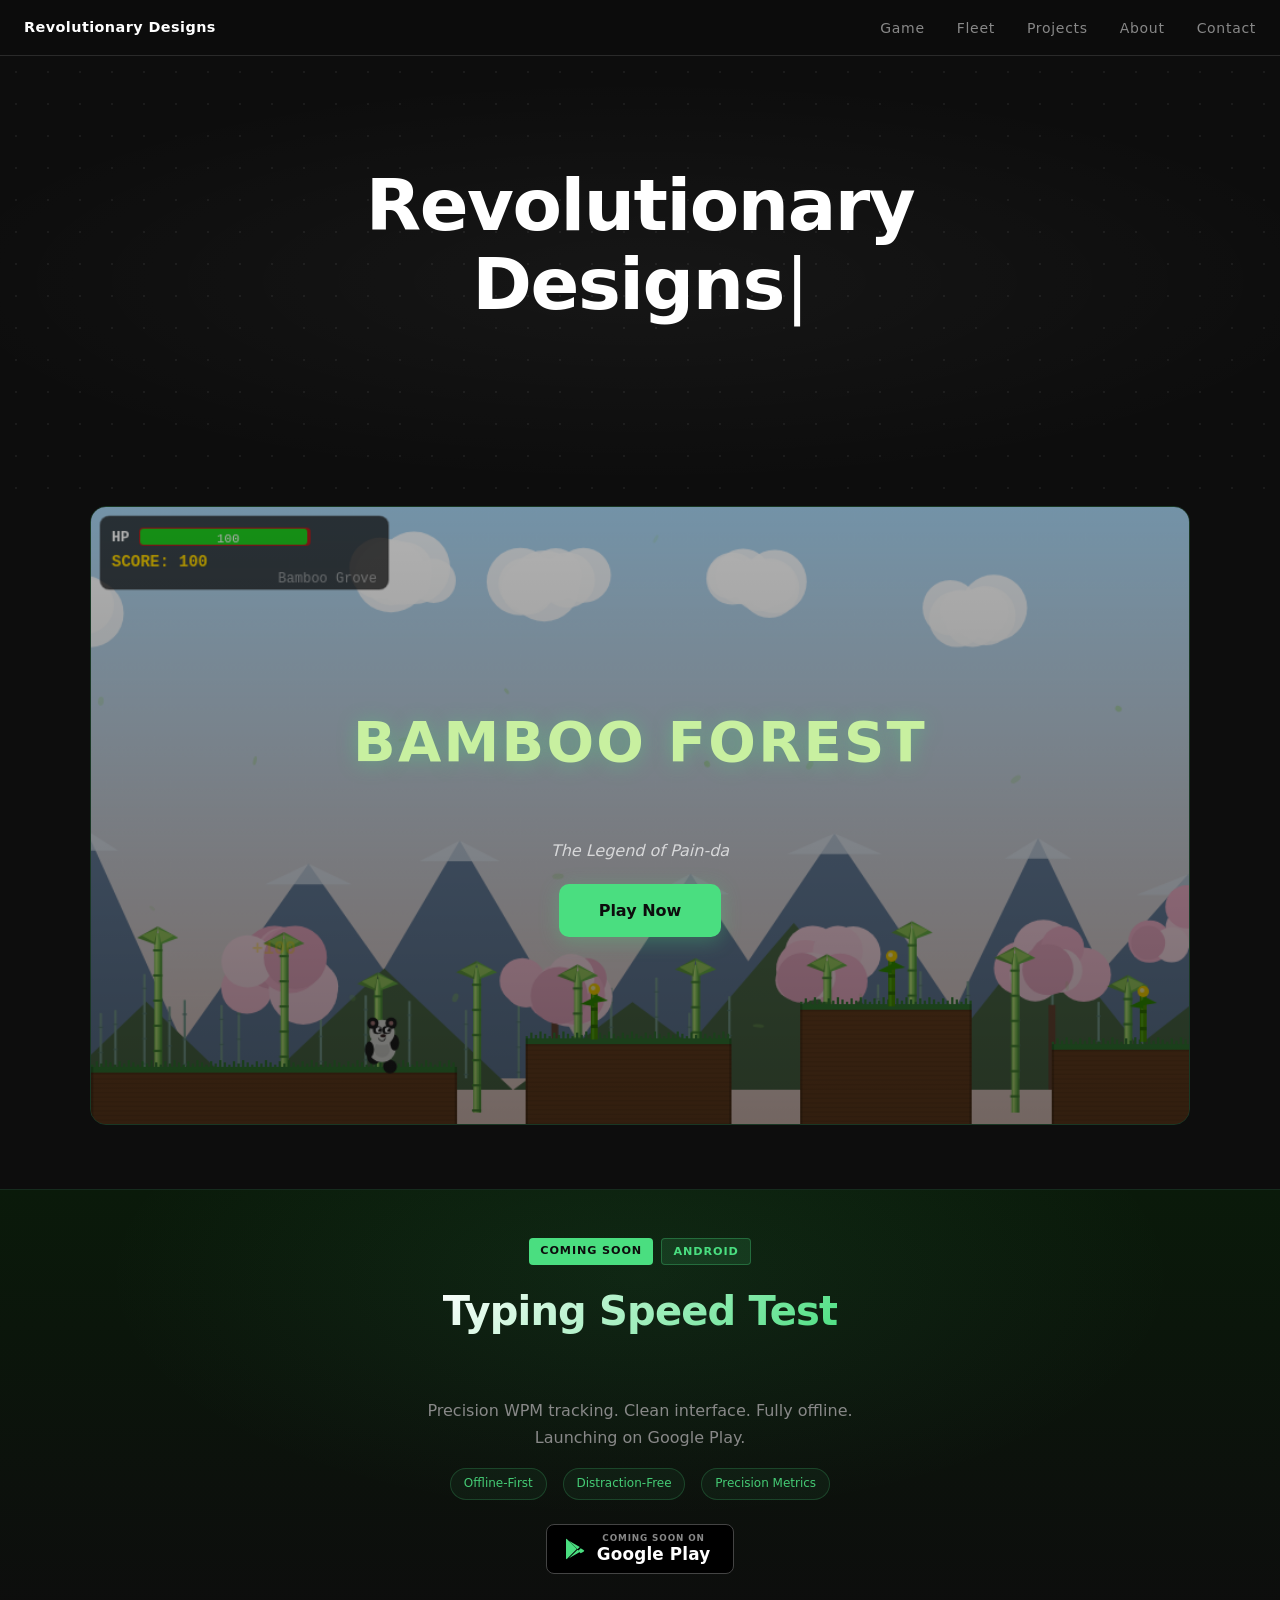
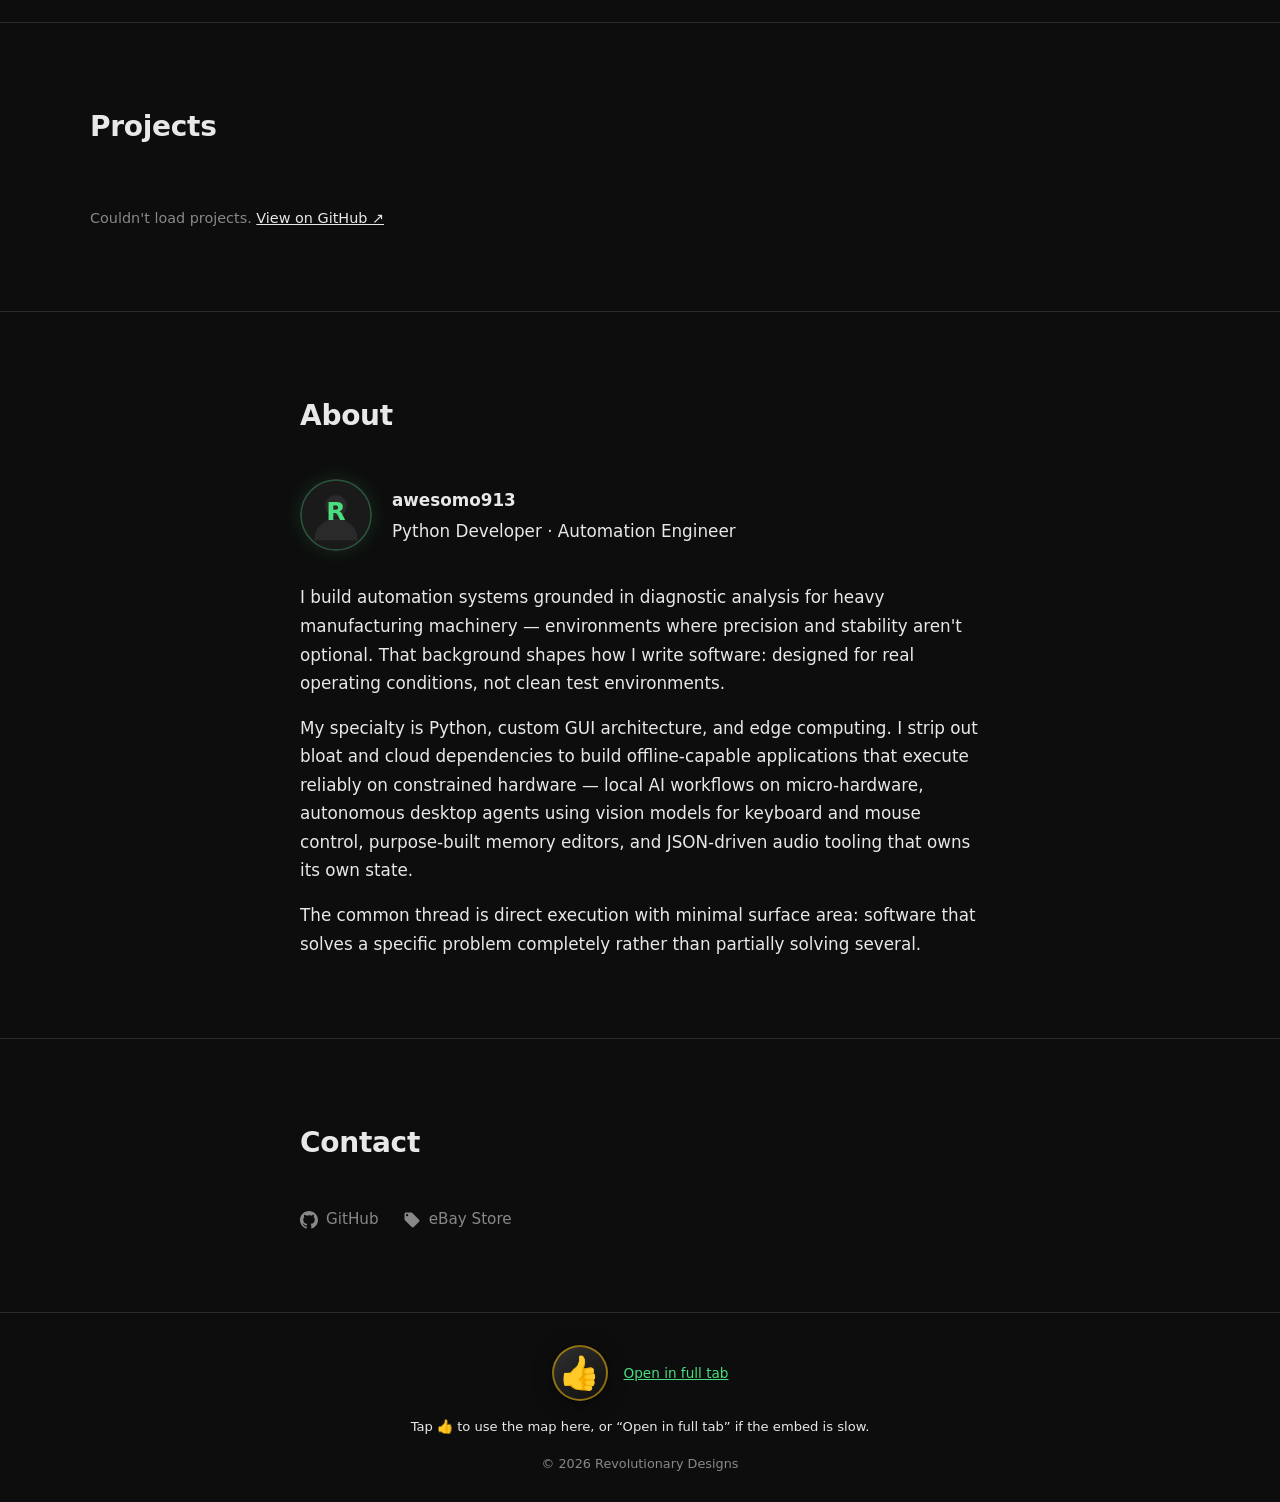
<file: site/index.html>
<!DOCTYPE html>
<html lang="en">
<head>
  <meta charset="UTF-8">
  <meta name="viewport" content="width=device-width, initial-scale=1.0">
  <meta name="description" content="Revolutionary Designs — games, tools, and experiments by awesomo913.">
  <title>Revolutionary Designs</title>
  <link rel="icon" type="image/png" href="favicon.png">
  <link rel="stylesheet" href="styles.css">
</head>
<body>

  <!-- ═══ NAV ═══ -->
  <nav id="nav">
    <span class="nav-brand">Revolutionary Designs</span>
    <ul class="nav-links">
      <li><a href="#bamboo-game">Game</a></li>
      <li><a href="#fleet-embed">Fleet</a></li>
      <li><a href="#projects">Projects</a></li>
      <li><a href="#about">About</a></li>
      <li><a href="#contact">Contact</a></li>
    </ul>
  </nav>

  <!-- ═══ HERO ═══ -->
  <section id="hero">
    <div class="hero-inner">
      <h1>
        <span id="hero-line1"></span><br>
        <span id="hero-line2"></span><span class="cursor-blink" id="hero-cursor">|</span>
      </h1>
      <p class="tagline hero-reveal">Games, tools, and experiments.</p>
    </div>
  </section>

  <!-- ═══ BAMBOO FOREST SHOWCASE ═══ -->
  <section id="bamboo-game">
    <div class="section-inner">
      <div class="bamboo-box">
        <div class="bamboo-video-bg">
          <div class="bamboo-canvas-fallback" id="bamboo-fallback"></div>
        </div>
        <div class="bamboo-overlay">
          <h2 class="bamboo-title">Bamboo Forest</h2>
          <p class="bamboo-sub">The Legend of Pain-da</p>
          <a href="game/index.html" class="btn-play" rel="noopener">Play Now</a>
        </div>
      </div>
    </div>
  </section>

  <!-- ═══ APP PROMO BANNER ═══ -->
  <section id="app-promo">
    <div class="promo-glow"></div>
    <div class="promo-inner">
      <div class="promo-badge-row">
        <span class="promo-badge">Coming Soon</span>
        <span class="promo-badge promo-badge--android">Android</span>
      </div>
      <h2 class="promo-title">Typing Speed Test</h2>
      <p class="promo-desc">Precision WPM tracking. Clean interface. Fully offline. Launching on Google Play.</p>
      <div class="promo-features">
        <span class="promo-feature">Offline-First</span>
        <span class="promo-feature">Distraction-Free</span>
        <span class="promo-feature">Precision Metrics</span>
      </div>
      <div class="promo-store-badge">
        <div class="store-badge">
          <svg class="store-badge-icon" viewBox="0 0 24 24" fill="currentColor" aria-hidden="true">
            <path d="M3.609 1.814L13.792 12 3.61 22.186a.996.996 0 0 1-.61-.92V2.734a1 1 0 0 1 .609-.92zm10.89 10.893l2.302 2.302-10.937 6.333 8.635-8.635zm3.199-1.4l2.834 1.639a1 1 0 0 1 0 1.726l-2.834 1.64-2.532-2.533 2.532-2.472zM5.864 3.658L16.8 9.99l-2.302 2.302-8.635-8.635z"/>
          </svg>
          <div class="store-badge-text">
            <span class="store-badge-small">COMING SOON ON</span>
            <span class="store-badge-big">Google Play</span>
          </div>
        </div>
      </div>
    </div>
  </section>

  <!-- ═══ PROJECTS ═══ -->
  <section id="projects">
    <div class="section-inner">
      <h2>Projects</h2>
      <div class="projects-grid" id="projects-grid">
        <div class="projects-loading" id="projects-loading">
          <span class="loading-dot"></span>
          <span class="loading-dot"></span>
          <span class="loading-dot"></span>
        </div>
      </div>
      <p class="projects-error" id="projects-error" hidden>
        Couldn't load projects.
        <a href="https://github.com/awesomo913" target="_blank" rel="noopener">View on GitHub ↗</a>
      </p>
    </div>
  </section>

  <!-- ═══ ABOUT ═══ -->
  <section id="about">
    <div class="section-inner section-inner--narrow">
      <h2>About</h2>
      <div class="about-header">
        <div class="about-avatar" aria-hidden="true">
          <svg viewBox="0 0 80 80" fill="none" xmlns="http://www.w3.org/2000/svg">
            <circle cx="40" cy="40" r="40" fill="#1a1a1a"/>
            <circle cx="40" cy="40" r="39" stroke="rgba(74,222,128,0.3)" stroke-width="2"/>
            <circle cx="40" cy="30" r="12" fill="#2a2a2a"/>
            <path d="M16 68c0-13.255 10.745-24 24-24s24 10.745 24 24" fill="#2a2a2a"/>
            <text x="40" y="46" text-anchor="middle" font-size="28" font-weight="700" fill="var(--green)" font-family="system-ui, sans-serif">R</text>
          </svg>
        </div>
        <div class="about-intro">
          <p class="about-name">awesomo913</p>
          <p class="about-role">Python Developer · Automation Engineer</p>
        </div>
      </div>
      <p>I build automation systems grounded in diagnostic analysis for heavy manufacturing machinery — environments where precision and stability aren't optional. That background shapes how I write software: designed for real operating conditions, not clean test environments.</p>
      <p>My specialty is Python, custom GUI architecture, and edge computing. I strip out bloat and cloud dependencies to build offline-capable applications that execute reliably on constrained hardware — local AI workflows on micro-hardware, autonomous desktop agents using vision models for keyboard and mouse control, purpose-built memory editors, and JSON-driven audio tooling that owns its own state.</p>
      <p>The common thread is direct execution with minimal surface area: software that solves a specific problem completely rather than partially solving several.</p>
    </div>
  </section>

  <!-- ═══ CONTACT ═══ -->
  <section id="contact">
    <div class="section-inner section-inner--narrow">
      <h2>Contact</h2>
      <div class="contact-links">
        <a href="https://github.com/awesomo913" class="contact-link" target="_blank" rel="noopener">
          <svg class="icon" viewBox="0 0 24 24" fill="currentColor" aria-hidden="true">
            <path d="M12 0C5.37 0 0 5.37 0 12c0 5.3 3.44 9.8 8.2 11.38.6.11.82-.26.82-.58v-2.03c-3.34.72-4.04-1.61-4.04-1.61-.54-1.38-1.33-1.75-1.33-1.75-1.09-.74.08-.73.08-.73 1.2.09 1.84 1.24 1.84 1.24 1.07 1.83 2.8 1.3 3.48 1 .11-.78.42-1.3.76-1.6-2.67-.3-5.47-1.33-5.47-5.93 0-1.31.47-2.38 1.24-3.22-.13-.3-.54-1.52.12-3.17 0 0 1.01-.32 3.3 1.23a11.5 11.5 0 0 1 3-.4c1.02 0 2.04.13 3 .4 2.28-1.55 3.29-1.23 3.29-1.23.66 1.65.25 2.87.12 3.17.77.84 1.24 1.91 1.24 3.22 0 4.61-2.81 5.63-5.48 5.92.43.37.81 1.1.81 2.22v3.29c0 .32.22.7.83.58C20.56 21.8 24 17.3 24 12c0-6.63-5.37-12-12-12z"/>
          </svg>
          GitHub
        </a>
        <a href="https://www.ebay.com/str/revolution913" class="contact-link" target="_blank" rel="noopener">
          <svg class="icon" viewBox="0 0 24 24" fill="currentColor" aria-hidden="true">
            <path d="M21.41 11.58l-9-9C12.05 2.22 11.55 2 11 2H4c-1.1 0-2 .9-2 2v7c0 .55.22 1.05.59 1.42l9 9c.36.36.86.58 1.41.58.55 0 1.05-.22 1.41-.59l7-7c.37-.36.59-.86.59-1.41 0-.55-.23-1.06-.59-1.42zM5.5 7C4.67 7 4 6.33 4 5.5S4.67 4 5.5 4 7 4.67 7 5.5 6.33 7 5.5 7z"/>
          </svg>
          eBay Store
        </a>
      </div>
    </div>
  </section>

  <!-- Fleet Atlas: default production URL below; CI can override. Optional secret FLEET_ATLAS_APP_URL. -->
  <footer id="fleet-embed">
    <div class="footer-fleet-row">
      <button type="button" id="dad-fleet-open" class="dad-fleet-thumb" title="Open the fleet map (live)" aria-label="Open the fleet map" aria-controls="fleet-atlas-overlay" aria-expanded="false">👍</button>
      <a id="fleet-open-tab" class="fleet-open-tab" href="https://fleet-route-command.vercel.app/" rel="noopener noreferrer" target="_blank">Open in full tab</a>
    </div>
    <p class="fleet-embed-dad">Tap 👍 to use the map here, or &ldquo;Open in full tab&rdquo; if the embed is slow.</p>
    <p id="fleet-missing-hint" class="fleet-missing-hint" hidden>Couldn’t load the fleet app URL. Try &ldquo;Open in full tab&rdquo; or refresh the page.</p>
    <p class="footer-copy">&copy; 2026 Revolutionary Designs</p>
  </footer>
  <script>window.__FLEET_ATLAS_APP_URL__ = "https://fleet-route-command.vercel.app";</script>
  <div id="fleet-atlas-overlay" class="fleet-atlas-overlay" hidden aria-hidden="true">
    <div class="fleet-atlas-backdrop" id="fleet-atlas-backdrop" tabindex="-1"></div>
    <div class="fleet-atlas-shell" role="dialog" aria-modal="true" aria-label="Fleet Atlas">
      <div class="fleet-atlas-chrome">
        <button type="button" class="fleet-atlas-close" id="fleet-atlas-close" aria-label="Close Fleet Atlas">✕</button>
      </div>
      <p id="fleet-atlas-loading-hint" class="fleet-atlas-loading-hint" aria-live="polite">Loading Fleet Atlas…</p>
      <iframe
        id="fleet-atlas-frame"
        class="fleet-atlas-iframe"
        title="Fleet Atlas"
        loading="eager"
        allow="fullscreen; geolocation; clipboard-read; clipboard-write; autoplay; picture-in-picture"
        referrerpolicy="no-referrer-when-downgrade"
      ></iframe>
    </div>
  </div>
  <script>
    (function () {
      var DEFAULT_FLEET = 'https://fleet-route-command.vercel.app';
      var raw = (typeof window !== 'undefined' && window.__FLEET_ATLAS_APP_URL__) || '';
      raw = String(raw).trim();
      if (raw === 'SET_VIA_ACTIONS_SECRET' || raw === '') raw = DEFAULT_FLEET;
      var url = raw;
      if (/^https?:\/\//.test(url) && !/[?#]/.test(url) && url.slice(-1) !== '/') url = url + '/';
      var openBtn = document.getElementById('dad-fleet-open');
      var overlay = document.getElementById('fleet-atlas-overlay');
      var frame = document.getElementById('fleet-atlas-frame');
      var closeBtn = document.getElementById('fleet-atlas-close');
      var backdrop = document.getElementById('fleet-atlas-backdrop');
      var tabLink = document.getElementById('fleet-open-tab');
      var missHint = document.getElementById('fleet-missing-hint');
      if (!openBtn || !overlay || !frame) return;
      if (!url || !/^https?:\/\//.test(url)) {
        openBtn.disabled = true;
        openBtn.title = 'Fleet map URL missing';
        if (missHint) missHint.hidden = false;
        return;
      }
      if (tabLink) {
        tabLink.href = url;
        tabLink.target = '_blank';
        tabLink.rel = 'noopener noreferrer';
        tabLink.removeAttribute('hidden');
        tabLink.removeAttribute('tabindex');
      }
      if (missHint) missHint.hidden = true;
      var loadWatch = null;
      function openFleet() {
        frame.removeAttribute('src');
        if (loadWatch) { clearTimeout(loadWatch); loadWatch = null; }
        if (missHint) missHint.hidden = true;
        overlay.classList.add('fleet-atlas-loading');
        function clearLoading() {
          if (loadWatch) { clearTimeout(loadWatch); loadWatch = null; }
          overlay.classList.remove('fleet-atlas-loading');
        }
        frame.addEventListener('load', function onFrameLoad() {
          frame.removeEventListener('load', onFrameLoad);
          if (!overlay.hidden) clearLoading();
        });
        loadWatch = setTimeout(function () {
          loadWatch = null;
          overlay.classList.remove('fleet-atlas-loading');
          if (missHint) {
            missHint.hidden = false;
            missHint.textContent = 'Fleet Atlas is taking a while. Try “Open in full tab,” check your connection, or relax strict tracking/blocking for this site.';
          }
        }, 25000);
        frame.src = url;
        overlay.hidden = false;
        overlay.setAttribute('aria-hidden', 'false');
        openBtn.setAttribute('aria-expanded', 'true');
        document.body.style.overflow = 'hidden';
        if (closeBtn) closeBtn.focus();
      }
      function closeFleet() {
        if (loadWatch) { clearTimeout(loadWatch); loadWatch = null; }
        overlay.classList.remove('fleet-atlas-loading');
        frame.src = 'about:blank';
        overlay.hidden = true;
        overlay.setAttribute('aria-hidden', 'true');
        openBtn.setAttribute('aria-expanded', 'false');
        document.body.style.overflow = '';
        openBtn.focus();
      }
      openBtn.addEventListener('click', function () { openFleet(); });
      if (closeBtn) closeBtn.addEventListener('click', function () { closeFleet(); });
      if (backdrop) backdrop.addEventListener('click', function () { closeFleet(); });
      document.addEventListener('keydown', function (e) {
        if (e.key === 'Escape' && !overlay.hidden) { closeFleet(); e.preventDefault(); }
      });
    })();
  </script>

  <script>
    /* ═══ Hero typewriter ═══ */
    function typeWriter(el, text, speed) {
      return new Promise(resolve => {
        let i = 0;
        el.textContent = '';
        (function next() {
          if (i < text.length) { el.textContent += text[i++]; setTimeout(next, speed); }
          else resolve();
        })();
      });
    }

    async function runHeroAnimation() {
      const line1 = document.getElementById('hero-line1');
      const line2 = document.getElementById('hero-line2');
      const reveals = document.querySelectorAll('.hero-reveal');
      if (!line1 || !line2) return;
      if (window.matchMedia('(prefers-reduced-motion: reduce)').matches) {
        line1.textContent = 'Revolutionary';
        line2.textContent = 'Designs';
        reveals.forEach(el => el.classList.add('hero-reveal--visible'));
        return;
      }
      await typeWriter(line1, 'Revolutionary', 55);
      await new Promise(r => setTimeout(r, 110));
      await typeWriter(line2, 'Designs', 75);
      await new Promise(r => setTimeout(r, 360));
      reveals.forEach((el, i) => setTimeout(() => el.classList.add('hero-reveal--visible'), i * 160));
    }

    document.addEventListener('DOMContentLoaded', runHeroAnimation);

    /* ═══ Scroll-reveal ═══ */
    const revealObserver = new IntersectionObserver((entries) => {
      entries.forEach(entry => {
        if (entry.isIntersecting) { entry.target.classList.add('visible'); revealObserver.unobserve(entry.target); }
      });
    }, { threshold: 0.1 });
    document.querySelectorAll('.section-inner, .bamboo-box, .promo-inner').forEach(el => {
      el.classList.add('fade-up');
      revealObserver.observe(el);
    });

    /* ═══ Bamboo Forest — faithful gameplay preview ═══ */
    (function initGameplayPreview() {
      var fb = document.getElementById('bamboo-fallback');
      if (!fb) return;
      var W = 960, H = 540, SCALE;
      var cvs = document.createElement('canvas');
      cvs.width = W; cvs.height = H;
      cvs.style.cssText = 'width:100%;height:100%;display:block;';
      fb.appendChild(cvs);
      var ctx = cvs.getContext('2d');

      /* ── Biome definitions (matched from the real game) ── */
      var biomes = [
        { name:'Bamboo Grove', skyTop:[165,210,240], skyBot:[255,225,215],
          platTop:'#378237', platBody:'#6e4321', mtnFar:[105,130,160], mtnFront:[80,110,75],
          groundStrip:[30,85,28], leafCol:'#90d060' },
        { name:'The Caldera', skyTop:[120,40,30], skyBot:[220,100,40],
          platTop:'#503220', platBody:'#2d1916', mtnFar:[40,25,30], mtnFront:[30,20,25],
          groundStrip:[180,60,20], leafCol:'#ff8030' },
        { name:'The Arid Rift', skyTop:[255,180,100], skyBot:[255,230,160],
          platTop:'#b89458', platBody:'#7a5030', mtnFar:[150,85,50], mtnFront:[194,160,100],
          groundStrip:[200,170,110], leafCol:'#d4b060' },
        { name:'Karst Caves', skyTop:[10,12,20], skyBot:[25,20,35],
          platTop:'#3a3550', platBody:'#1e1a2a', mtnFar:[40,35,50], mtnFront:[30,28,40],
          groundStrip:[20,18,30], leafCol:'#64dcff' },
        { name:'Fungal Hollows', skyTop:[30,15,50], skyBot:[60,30,80],
          platTop:'#6e3470', platBody:'#3a1a40', mtnFar:[120,50,130], mtnFront:[80,40,90],
          groundStrip:[50,25,60], leafCol:'#dc82dc' },
      ];
      var biomeIdx = 0, biomeTimer = 0, BIOME_DUR = 480, FADE_DUR = 40;
      var curBiome = biomes[0];

      /* ── Seeded random for repeatable background ── */
      function seededRand(seed) { var s = seed; return function() { s = (s * 16807 + 0) % 2147483647; return (s - 1) / 2147483646; }; }

      /* ── Pre-generate backgrounds for each biome ── */
      function genBg(b) {
        var r = seededRand(42);
        var clouds = [];
        for (var i = 0; i < 5; i++) clouds.push({ x: r() * (W - 160) + 80, y: 40 + r() * 100, puffs: [] });
        clouds.forEach(function(c) { for (var j = 0; j < 8; j++) c.puffs.push({ dx: (r() - 0.5) * 60, dy: (r() - 0.5) * 16, rad: 18 + r() * 14 }); });
        var mtns = [];
        r = seededRand(101);
        for (var i = 0; i < 8; i++) mtns.push({ x: i * (W / 6) + (r() - 0.5) * 80, h: 120 + r() * 120, w: 180 + r() * 140 });
        var hills = [];
        r = seededRand(201);
        for (var i = 0; i < 7; i++) hills.push({ x: i * (W / 5) + (r() - 0.5) * 60, h: 70 + r() * 80, w: 160 + r() * 120 });
        var backBamboo = [];
        r = seededRand(301);
        for (var i = 0; i < 30; i++) backBamboo.push({ x: i * (W / 24) + (r() - 0.5) * 24, h: 55 + r() * 40 });
        var cherries = [];
        r = seededRand(401);
        for (var i = 0; i < 5; i++) cherries.push({ x: i * (W / 4) + (r() - 0.5) * 70, h: 85 + r() * 30, canopy: 26 + r() * 10 });
        var frontBamboo = [];
        r = seededRand(501);
        for (var i = 0; i < 12; i++) frontBamboo.push({ x: i * (W / 10) + (r() - 0.5) * 40, h: 110 + r() * 60 });
        return { clouds: clouds, mtns: mtns, hills: hills, backBamboo: backBamboo, cherries: cherries, frontBamboo: frontBamboo };
      }
      var bgData = genBg(curBiome);

      /* ── World ── */
      var GROUND = H - 50, WORLD_W = 3600, cam = { x: 0 }, t = 0;
      var score = 0, combo = 0, comboTimer = 0, hp = 100;
      var sparkles = [], dustPuffs = [], floatTexts = [];

      var platforms = [
        {x:0,y:GROUND,w:320,h:60},{x:380,y:GROUND-25,w:180,h:85},{x:620,y:GROUND-55,w:150,h:115},
        {x:840,y:GROUND-20,w:220,h:80},{x:1140,y:GROUND,w:340,h:60},{x:1560,y:GROUND-45,w:160,h:105},
        {x:1780,y:GROUND-75,w:130,h:135},{x:1980,y:GROUND,w:280,h:60},{x:2340,y:GROUND-30,w:200,h:90},
        {x:2600,y:GROUND-65,w:150,h:125},{x:2820,y:GROUND,w:380,h:60},{x:3260,y:GROUND-40,w:180,h:100},
      ];

      function platYAt(bx) {
        for (var i = 0; i < platforms.length; i++) { var p = platforms[i]; if (bx >= p.x && bx <= p.x + p.w) return p.y; }
        return GROUND;
      }

      var bambooInit = [160,440,700,920,1200,1350,1620,1840,2050,2400,2670,2900,3100,3320];
      var bamboos, enemies;
      var enemyInit = [
        {x:1180,dir:1,type:'slime'},{x:2020,dir:-1,type:'patrol'},{x:2860,dir:1,type:'fly'},{x:3300,dir:-1,type:'slime'}
      ];

      function resetAll() {
        cam.x = 0; score = 0; combo = 0; comboTimer = 0; hp = 100;
        sparkles = []; dustPuffs = []; floatTexts = [];
        panda.x = 60; panda.y = GROUND - 22; panda.vy = 0; panda.onGround = true;
        panda.attacking = false; panda.atkTimer = 0; panda.runFrame = 0;
        bamboos = bambooInit.map(function(bx) { return {x:bx,y:platYAt(bx)-40,alive:true,bob:Math.random()*6.28}; });
        enemies = enemyInit.map(function(e) { return {x:e.x,origX:e.x,y:platYAt(e.x)-16,dir:e.dir,type:e.type,hp:1,frame:Math.random()*6.28}; });
      }

      var panda = {x:60,y:GROUND-22,vy:0,onGround:true,facing:1,runFrame:0,attacking:false,atkTimer:0};
      resetAll();

      /* ── Drawing ── */
      function lerpCol(a,b,t) { return [a[0]+(b[0]-a[0])*t|0, a[1]+(b[1]-a[1])*t|0, a[2]+(b[2]-a[2])*t|0]; }
      function rgb(c) { return 'rgb('+c[0]+','+c[1]+','+c[2]+')'; }

      function drawSky(b) {
        var g = ctx.createLinearGradient(0,0,0,H);
        g.addColorStop(0, rgb(b.skyTop)); g.addColorStop(1, rgb(b.skyBot));
        ctx.fillStyle = g; ctx.fillRect(0,0,W,H);
      }

      function drawClouds(bg, b) {
        if (b.name === 'Karst Caves') return;
        var cloudCol = (b.name === 'The Caldera') ? 'rgba(100,50,40,0.6)' : (b.name === 'Fungal Hollows') ? 'rgba(80,40,90,0.4)' : 'rgba(255,255,255,0.85)';
        bg.clouds.forEach(function(c) {
          var cx = ((c.x - cam.x * 0.05) % (W + 200) + W + 200) % (W + 200) - 100;
          ctx.fillStyle = cloudCol;
          c.puffs.forEach(function(p) { ctx.beginPath(); ctx.arc(cx + p.dx, c.y + p.dy, p.rad, 0, 6.28); ctx.fill(); });
        });
      }

      function drawMtns(bg, b) {
        ctx.fillStyle = rgb(b.mtnFar);
        bg.mtns.forEach(function(m) {
          var mx = ((m.x - cam.x * 0.08) % (W + 300) + W + 300) % (W + 300) - 150;
          ctx.beginPath(); ctx.moveTo(mx - m.w/2, H - 40); ctx.lineTo(mx, H - 40 - m.h); ctx.lineTo(mx + m.w/2, H - 40); ctx.fill();
          if (b.name === 'Bamboo Grove' || b.name === 'The Arid Rift') {
            ctx.fillStyle = 'rgba(230,238,248,0.7)';
            var sw = m.w / 7;
            ctx.beginPath(); ctx.moveTo(mx - sw, H - 40 - m.h + 18); ctx.lineTo(mx, H - 40 - m.h); ctx.lineTo(mx + sw, H - 40 - m.h + 18); ctx.fill();
            ctx.fillStyle = rgb(b.mtnFar);
          }
        });
        ctx.fillStyle = rgb(b.mtnFront);
        bg.hills.forEach(function(h) {
          var hx = ((h.x - cam.x * 0.15) % (W + 250) + W + 250) % (W + 250) - 125;
          ctx.beginPath(); ctx.moveTo(hx - h.w/2, H - 30); ctx.lineTo(hx, H - 30 - h.h); ctx.lineTo(hx + h.w/2, H - 30); ctx.fill();
        });
      }

      function drawBackBamboo(bg, b) {
        if (b.name !== 'Bamboo Grove') return;
        bg.backBamboo.forEach(function(s) {
          var sx = ((s.x - cam.x * 0.2) % (W + 60) + W + 60) % (W + 60) - 30;
          ctx.fillStyle = '#82aa9b'; ctx.fillRect(sx - 1, H - 40 - s.h, 2, s.h);
          ctx.fillStyle = '#5f877e';
          for (var jy = H - 40 - s.h + 12; jy < H - 40; jy += 22) ctx.fillRect(sx - 2, jy, 4, 1);
        });
      }

      function drawCherryTrees(bg, b) {
        if (b.name !== 'Bamboo Grove') return;
        bg.cherries.forEach(function(tr) {
          var tx = ((tr.x - cam.x * 0.3) % (W + 200) + W + 200) % (W + 200) - 100;
          ctx.fillStyle = '#6e4b37';
          ctx.fillRect(tx - 3, H - 30 - tr.h * 0.67, 6, tr.h * 0.67);
          var pinks = ['#ffc8dc','#ffd7e6','#fab9d2','#ffe1eb','#f0afc8'];
          var cw = tr.canopy, cy = H - 30 - tr.h;
          var pr = seededRand(tr.x * 7 | 0);
          for (var j = 0; j < 10; j++) {
            var ox = (pr() - 0.5) * cw * 2, oy = (pr() - 0.5) * cw;
            ctx.fillStyle = pinks[j % 5]; ctx.beginPath(); ctx.arc(tx + ox, cy + oy, cw * (0.55 + pr() * 0.35), 0, 6.28); ctx.fill();
          }
        });
      }

      function drawFrontBamboo(bg, b) {
        if (b.name !== 'Bamboo Grove') return;
        bg.frontBamboo.forEach(function(s) {
          var sx = ((s.x - cam.x * 0.4) % (W + 80) + W + 80) % (W + 80) - 40;
          var by = H - 10 - s.h;
          ctx.fillStyle = '#5aa541'; ctx.fillRect(sx + 1, by, 3, s.h);
          ctx.fillStyle = '#8cd25f'; ctx.fillRect(sx - 3, by, 5, s.h);
          ctx.fillStyle = '#c3f082'; ctx.fillRect(sx - 2, by, 2, s.h);
          ctx.fillStyle = '#4b9137';
          for (var jy = by + 14; jy < H - 10; jy += 22) ctx.fillRect(sx - 4, jy, 8, 2);
          ctx.fillStyle = '#6eb94b';
          ctx.beginPath(); ctx.moveTo(sx, by - 6); ctx.lineTo(sx + 18, by + 4); ctx.lineTo(sx + 2, by + 10); ctx.fill();
          ctx.fillStyle = '#a0d264';
          ctx.beginPath(); ctx.moveTo(sx, by - 4); ctx.lineTo(sx + 14, by + 2); ctx.lineTo(sx + 3, by + 8); ctx.fill();
          ctx.fillStyle = '#64a041';
          ctx.beginPath(); ctx.moveTo(sx, by - 6); ctx.lineTo(sx - 18, by + 4); ctx.lineTo(sx - 2, by + 10); ctx.fill();
          ctx.fillStyle = '#96cd5a';
          ctx.beginPath(); ctx.moveTo(sx, by - 4); ctx.lineTo(sx - 14, by + 2); ctx.lineTo(sx - 3, by + 8); ctx.fill();
        });
      }

      function drawSpecialBg(b) {
        if (b.name === 'Karst Caves') {
          var pr = seededRand(77);
          ctx.fillStyle = '#282350';
          for (var i = 0; i < 15; i++) {
            var sx = ((pr() * W - cam.x * 0.1) % W + W) % W, sh = 40 + pr() * 60, sw = 15 + pr() * 15;
            ctx.beginPath(); ctx.moveTo(sx - sw/2, 0); ctx.lineTo(sx + sw/2, 0); ctx.lineTo(sx, sh); ctx.fill();
          }
          var cols = ['#64dcff','#c8ffb4','#ffc878'];
          for (var i = 0; i < 80; i++) { ctx.fillStyle = cols[i % 3]; ctx.fillRect((pr() * W)|0, (50 + pr() * (H - 100))|0, 1, 1); }
        }
        if (b.name === 'Fungal Hollows') {
          var pr = seededRand(142);
          for (var i = 0; i < 6; i++) {
            var cx = ((i * W/5 + (pr()-0.5)*60 - cam.x*0.12) % (W+200) + W+200) % (W+200) - 100;
            var sh = 140 + pr() * 80, cr = 60 + pr() * 40, by = H - 10;
            ctx.fillStyle = '#786e8c'; ctx.fillRect(cx - 8, by - sh, 16, sh);
            ctx.fillStyle = '#783282'; ctx.beginPath(); ctx.moveTo(cx - cr, by - sh); ctx.lineTo(cx, by - sh - cr/2); ctx.lineTo(cx + cr, by - sh); ctx.fill();
            ctx.fillStyle = '#c864dc'; ctx.beginPath(); ctx.ellipse(cx, by - sh - cr/4, cr/2, cr/5, 0, 0, 6.28); ctx.fill();
            ctx.fillStyle = '#fff096';
            for (var j = 0; j < 3; j++) { ctx.beginPath(); ctx.arc(cx + (pr()-0.5)*cr, by-sh-(pr()*cr/3|0), 4, 0, 6.28); ctx.fill(); }
          }
        }
        if (b.name === 'The Caldera') {
          for (var y = H - 15; y < H; y++) {
            var tt = (y - (H-15))/15;
            ctx.fillStyle = 'rgb('+(180+60*tt|0)+','+(60+40*tt|0)+','+(20+10*tt|0)+')';
            ctx.fillRect(0,y,W,1);
          }
        }
      }

      function drawPlatform(p, b) {
        var px = p.x - cam.x;
        if (px > W + 20 || px + p.w < -20) return;
        ctx.fillStyle = b.platBody;
        ctx.fillRect(px, p.y, p.w, p.h);
        for (var gy = 6; gy < p.h; gy += 4) {
          ctx.fillStyle = 'rgba(0,0,0,0.08)';
          ctx.fillRect(px, p.y + gy, p.w, 1);
        }
        ctx.fillStyle = b.platTop;
        ctx.fillRect(px, p.y, p.w, 5);
        ctx.fillStyle = 'rgba(0,0,0,0.15)';
        ctx.fillRect(px, p.y + 5, p.w, 1);
        for (var g = 0; g < p.w; g += 4) {
          var bh = 2 + (g * 7 % 5);
          ctx.fillStyle = b.platTop;
          ctx.fillRect(px + g, p.y - bh, 2, bh + 2);
        }
        ctx.fillStyle = 'rgba(0,0,0,0.2)';
        ctx.fillRect(px, p.y, 2, p.h);
        ctx.fillRect(px + p.w - 2, p.y, 2, p.h);
      }

      function drawBamboo(b) {
        if (!b.alive) return;
        var bx = b.x - cam.x;
        if (bx < -20 || bx > W + 20) return;
        var by = b.y + Math.sin(t * 0.04 + b.bob) * 2;
        ctx.fillStyle = '#4c9900'; ctx.fillRect(bx - 3, by, 6, 40);
        ctx.fillStyle = '#5ab414'; ctx.fillRect(bx - 2, by, 2, 40);
        ctx.fillStyle = '#327800';
        ctx.fillRect(bx - 3, by + 12, 6, 3); ctx.fillRect(bx - 3, by + 27, 6, 3);
        ctx.fillStyle = '#329600';
        ctx.beginPath(); ctx.moveTo(bx, by); ctx.lineTo(bx + 12, by + 6); ctx.lineTo(bx, by + 8); ctx.fill();
        ctx.beginPath(); ctx.moveTo(bx, by + 3); ctx.lineTo(bx - 12, by + 9); ctx.lineTo(bx, by + 11); ctx.fill();
        ctx.fillStyle = '#ffd700'; ctx.beginPath(); ctx.arc(bx, by - 4, 5, 0, 6.28); ctx.fill();
        ctx.fillStyle = '#fff5aa'; ctx.beginPath(); ctx.arc(bx - 1, by - 5, 2, 0, 6.28); ctx.fill();
      }

      function drawPandaSprite(sx, sy) {
        var bobY = panda.onGround ? Math.sin(panda.runFrame * 8) * 2 : 0;
        var py = sy + bobY;
        ctx.save(); ctx.translate(sx, py);
        if (panda.facing < 0) ctx.scale(-1, 1);
        var legOff = panda.onGround ? Math.sin(panda.runFrame * 10) * 4 : -3;
        ctx.fillStyle = '#1e1e1e';
        ctx.beginPath(); ctx.arc(-7, 16 + legOff, 6, 0, 6.28); ctx.fill();
        ctx.beginPath(); ctx.arc(7, 16 - legOff, 6, 0, 6.28); ctx.fill();
        ctx.fillStyle = '#f0f0eb';
        ctx.beginPath(); ctx.ellipse(0, 4, 12, 12, 0, 0, 6.28); ctx.fill();
        ctx.fillStyle = '#dcdcd7';
        ctx.beginPath(); ctx.ellipse(0, 5, 7, 7, 0, 0, 6.28); ctx.fill();
        ctx.fillStyle = '#1e1e1e';
        var armOff = panda.onGround ? Math.sin(panda.runFrame * 10) * 3 : 0;
        ctx.beginPath(); ctx.ellipse(-11, 2 - armOff, 4, 7, 0, 0, 6.28); ctx.fill();
        ctx.beginPath(); ctx.ellipse(11, 2 + armOff, 4, 7, 0, 0, 6.28); ctx.fill();
        ctx.fillStyle = '#f0f0eb';
        ctx.beginPath(); ctx.arc(0, -10, 11, 0, 6.28); ctx.fill();
        ctx.fillStyle = '#1e1e1e';
        ctx.beginPath(); ctx.arc(-8, -18, 5, 0, 6.28); ctx.fill();
        ctx.beginPath(); ctx.arc(8, -18, 5, 0, 6.28); ctx.fill();
        ctx.fillStyle = '#b48282';
        ctx.beginPath(); ctx.arc(-8, -18, 2, 0, 6.28); ctx.fill();
        ctx.beginPath(); ctx.arc(8, -18, 2, 0, 6.28); ctx.fill();
        ctx.fillStyle = '#1e1e1e';
        ctx.beginPath(); ctx.ellipse(-4, -12, 4, 3.5, 0, 0, 6.28); ctx.fill();
        ctx.beginPath(); ctx.ellipse(4, -12, 4, 3.5, 0, 0, 6.28); ctx.fill();
        ctx.fillStyle = '#fff';
        ctx.beginPath(); ctx.arc(-3, -12, 2.5, 0, 6.28); ctx.fill();
        ctx.beginPath(); ctx.arc(5, -12, 2.5, 0, 6.28); ctx.fill();
        ctx.fillStyle = '#000';
        ctx.beginPath(); ctx.arc(-2, -12, 1.5, 0, 6.28); ctx.fill();
        ctx.beginPath(); ctx.arc(6, -12, 1.5, 0, 6.28); ctx.fill();
        ctx.fillStyle = '#fff';
        ctx.beginPath(); ctx.arc(-3, -13, 0.8, 0, 6.28); ctx.fill();
        ctx.beginPath(); ctx.arc(5, -13, 0.8, 0, 6.28); ctx.fill();
        ctx.fillStyle = '#3c2828';
        ctx.beginPath(); ctx.ellipse(1, -7, 2.5, 1.5, 0, 0, 6.28); ctx.fill();
        ctx.strokeStyle = '#1e1e1e'; ctx.lineWidth = 0.8;
        ctx.beginPath(); ctx.arc(0, -5.5, 3, 0.1, 3.04); ctx.stroke();
        if (panda.attacking) {
          ctx.fillStyle = 'rgba(255,200,80,0.65)'; ctx.beginPath(); ctx.arc(16, 0, 12, 0, 6.28); ctx.fill();
          ctx.strokeStyle = 'rgba(255,255,180,0.8)'; ctx.lineWidth = 2;
          ctx.beginPath(); ctx.arc(16, 0, 15, -0.6, 0.8); ctx.stroke();
        }
        ctx.restore();
      }

      function drawEnemySprite(e) {
        var ex = e.x - cam.x, ey = e.y;
        if (ex < -30 || ex > W + 30 || e.hp <= 0) return;
        if (e.type === 'slime') {
          var sq = 1 + Math.sin(e.frame * 4) * 0.12;
          ctx.save(); ctx.translate(ex, ey); ctx.scale(1/sq, sq);
          ctx.fillStyle = '#50c028'; ctx.beginPath(); ctx.ellipse(0, 0, 14, 12, 0, 0, 6.28); ctx.fill();
          ctx.fillStyle = '#78e050'; ctx.beginPath(); ctx.ellipse(0, -3, 9, 6, 0, 0, 6.28); ctx.fill();
          ctx.fillStyle = '#fff';
          ctx.beginPath(); ctx.arc(-4, -4, 3.5, 0, 6.28); ctx.fill();
          ctx.beginPath(); ctx.arc(4, -4, 3.5, 0, 6.28); ctx.fill();
          ctx.fillStyle = '#222';
          ctx.beginPath(); ctx.arc(-3, -3, 2, 0, 6.28); ctx.fill();
          ctx.beginPath(); ctx.arc(5, -3, 2, 0, 6.28); ctx.fill();
          ctx.restore();
        } else if (e.type === 'fly') {
          var fy = ey + Math.sin(e.frame * 3) * 18 - 28;
          ctx.fillStyle = '#c06060'; ctx.beginPath(); ctx.ellipse(ex, fy, 12, 10, 0, 0, 6.28); ctx.fill();
          ctx.fillStyle = 'rgba(200,180,180,0.45)';
          var wFlap = Math.sin(e.frame * 12) * 3;
          ctx.beginPath(); ctx.ellipse(ex - 12, fy - 8 + wFlap, 9, 4, -0.3, 0, 6.28); ctx.fill();
          ctx.beginPath(); ctx.ellipse(ex + 12, fy - 8 - wFlap, 9, 4, 0.3, 0, 6.28); ctx.fill();
          ctx.fillStyle = '#ff4444';
          ctx.beginPath(); ctx.arc(ex - 3, fy - 3, 2, 0, 6.28); ctx.fill();
          ctx.beginPath(); ctx.arc(ex + 3, fy - 3, 2, 0, 6.28); ctx.fill();
        } else {
          ctx.fillStyle = '#a04040';
          var bx = ex - 10, by = ey - 22;
          ctx.fillRect(bx, by, 20, 22);
          ctx.fillStyle = '#c06060'; ctx.fillRect(bx + 2, by + 2, 16, 14);
          ctx.fillStyle = '#fff';
          ctx.beginPath(); ctx.arc(ex - 3, by + 8, 2, 0, 6.28); ctx.fill();
          ctx.beginPath(); ctx.arc(ex + 3, by + 8, 2, 0, 6.28); ctx.fill();
          ctx.fillStyle = '#1e1e1e';
          ctx.beginPath(); ctx.arc(ex - 2, by + 8, 1, 0, 6.28); ctx.fill();
          ctx.beginPath(); ctx.arc(ex + 4, by + 8, 1, 0, 6.28); ctx.fill();
        }
      }

      function drawHUD(b) {
        ctx.fillStyle = 'rgba(20,20,20,0.75)';
        var rr = 8; ctx.beginPath();
        ctx.moveTo(8+rr, 8); ctx.lineTo(260-rr, 8); ctx.arcTo(260, 8, 260, 8+rr, rr);
        ctx.lineTo(260, 72-rr); ctx.arcTo(260, 72, 260-rr, 72, rr);
        ctx.lineTo(8+rr, 72); ctx.arcTo(8, 72, 8, 72-rr, rr);
        ctx.lineTo(8, 8+rr); ctx.arcTo(8, 8, 8+rr, 8, rr); ctx.fill();
        ctx.strokeStyle = 'rgba(60,60,60,0.4)'; ctx.lineWidth = 1.5; ctx.stroke();
        ctx.fillStyle = '#fff'; ctx.font = 'bold 13px Consolas, monospace'; ctx.textAlign = 'left';
        ctx.fillText('HP', 18, 30);
        ctx.fillStyle = '#b41e1e';
        ctx.beginPath(); ctx.roundRect(42, 18, 150, 16, 4); ctx.fill();
        var hw = Math.max(0, hp * 1.46);
        if (hw > 0) { ctx.fillStyle = '#1ece1e'; ctx.beginPath(); ctx.roundRect(43, 19, hw, 14, 3); ctx.fill(); }
        ctx.fillStyle = '#fff'; ctx.font = '11px Consolas, monospace';
        ctx.fillText(hp + '', 110, 31);
        ctx.fillStyle = '#ffd700'; ctx.font = 'bold 14px Consolas, monospace';
        ctx.fillText('SCORE: ' + score, 18, 52);
        if (combo > 1) { ctx.fillStyle = '#ffee44'; ctx.font = 'bold 12px Consolas, monospace'; ctx.fillText(combo + 'x COMBO!', 18, 66); }
        ctx.fillStyle = 'rgba(255,255,255,0.5)'; ctx.font = '12px Consolas, monospace';
        ctx.textAlign = 'right'; ctx.fillText(b.name, 250, 66); ctx.textAlign = 'left';
      }

      function drawLeaves(b) {
        for (var i = 0; i < 18; i++) {
          var seed = i * 31 + 7;
          var lx = ((seed * 97 + t * (0.3 + (i % 5) * 0.1)) % (W + 60)) - 30;
          var ly = (seed * 53 + Math.sin(t * 0.015 + i) * 40) % (H - 80) + 20;
          ctx.globalAlpha = 0.15 + (i % 4) * 0.08;
          ctx.fillStyle = b.leafCol;
          ctx.beginPath(); ctx.ellipse(lx, ly, 3 + i % 3, 1.5 + (i % 2), t * 0.015 + i, 0, 6.28); ctx.fill();
        }
        ctx.globalAlpha = 1;
      }

      /* ── Update ── */
      function update() {
        t++;
        biomeTimer++;
        if (biomeTimer >= BIOME_DUR) { biomeTimer = 0; biomeIdx = (biomeIdx + 1) % biomes.length; curBiome = biomes[biomeIdx]; }

        panda.runFrame += 0.06;
        panda.x += 2.4; panda.facing = 1;

        var onPlat = false, nextPlat = null;
        for (var i = 0; i < platforms.length; i++) {
          var p = platforms[i];
          if (panda.x >= p.x - 4 && panda.x <= p.x + p.w + 4 && Math.abs((panda.y + 22) - p.y) < 8) onPlat = true;
          if (p.x > panda.x && p.x < panda.x + 180 && !nextPlat) nextPlat = p;
        }
        var needJump = (!onPlat && panda.onGround) || (nextPlat && nextPlat.y < panda.y + 22 - 12 && nextPlat.x - panda.x < 90);
        if (needJump && panda.onGround) {
          panda.vy = -11; panda.onGround = false;
          for (var d = 0; d < 5; d++) dustPuffs.push({x:panda.x,y:panda.y+20,vx:(Math.random()-0.5)*3,vy:-Math.random()*2.5,life:18});
        }
        if (!panda.onGround) panda.vy += 0.5;
        panda.y += panda.vy;
        panda.onGround = false;
        for (var i = 0; i < platforms.length; i++) {
          var p = platforms[i];
          if (panda.x > p.x - 10 && panda.x < p.x + p.w + 10 && panda.y + 22 >= p.y - 5 && panda.y + 22 <= p.y + 10 && panda.vy >= 0) {
            panda.y = p.y - 22; panda.vy = 0; panda.onGround = true;
          }
        }

        for (var i = 0; i < bamboos.length; i++) {
          var b = bamboos[i];
          if (!b.alive) continue;
          if (Math.abs(panda.x - b.x) < 22 && Math.abs(panda.y - b.y) < 36) {
            b.alive = false; score += 100 * Math.max(1, combo); combo++; comboTimer = 140;
            floatTexts.push({x:b.x,y:b.y-20,text:'+' + (100*Math.max(1,combo)),life:60,color:'#ffd700'});
            for (var s = 0; s < 6; s++) sparkles.push({x:b.x,y:b.y-8,vx:(Math.random()-0.5)*4,vy:-Math.random()*3.5,life:22+Math.random()*12,color:Math.random()>0.5?'#ffd700':'#4c9900'});
          }
        }
        if (comboTimer > 0) comboTimer--; else combo = 0;

        for (var i = 0; i < enemies.length; i++) {
          var e = enemies[i]; if (e.hp <= 0) continue;
          e.frame += 0.06;
          var spd = e.type === 'fly' ? 0.5 : e.type === 'slime' ? 0.7 : 0.9;
          e.x += e.dir * spd;
          if (Math.abs(e.x - e.origX) > 65) e.dir *= -1;
          if (Math.abs(panda.x - e.x) < 48 && Math.abs(panda.y - e.y) < 40 && !panda.attacking) { panda.attacking = true; panda.atkTimer = 20; }
          if (panda.attacking && Math.abs(panda.x - e.x) < 36 && Math.abs(panda.y - e.y) < 36) {
            e.hp = 0; score += 200 * Math.max(1, combo); combo++; comboTimer = 140;
            floatTexts.push({x:e.x,y:e.y-20,text:'+' + (200*Math.max(1,combo)),life:60,color:'#ff6644'});
            for (var s = 0; s < 8; s++) sparkles.push({x:e.x,y:e.y-8,vx:(Math.random()-0.5)*5,vy:-Math.random()*4.5,life:20,color:'#ff6644'});
          }
        }
        if (panda.atkTimer > 0) panda.atkTimer--; if (panda.atkTimer === 0) panda.attacking = false;

        cam.x += (panda.x - W / 3 - cam.x) * 0.08; if (cam.x < 0) cam.x = 0;
        if (panda.x > WORLD_W - 100 || panda.y > H + 60) resetAll();

        for (var i = sparkles.length - 1; i >= 0; i--) { sparkles[i].x += sparkles[i].vx; sparkles[i].y += sparkles[i].vy; sparkles[i].vy += 0.15; sparkles[i].life--; if (sparkles[i].life <= 0) sparkles.splice(i, 1); }
        for (var i = dustPuffs.length - 1; i >= 0; i--) { dustPuffs[i].x += dustPuffs[i].vx; dustPuffs[i].y += dustPuffs[i].vy; dustPuffs[i].life--; if (dustPuffs[i].life <= 0) dustPuffs.splice(i, 1); }
        for (var i = floatTexts.length - 1; i >= 0; i--) { floatTexts[i].y -= 0.8; floatTexts[i].life--; if (floatTexts[i].life <= 0) floatTexts.splice(i, 1); }
      }

      /* ── Render ── */
      function render() {
        var b = curBiome, fade = 0;
        if (biomeTimer < FADE_DUR) fade = 1 - biomeTimer / FADE_DUR;
        if (biomeTimer > BIOME_DUR - FADE_DUR) fade = (biomeTimer - (BIOME_DUR - FADE_DUR)) / FADE_DUR;

        drawSky(b);
        drawClouds(bgData, b);
        drawMtns(bgData, b);
        drawSpecialBg(b);
        drawBackBamboo(bgData, b);
        drawCherryTrees(bgData, b);
        drawFrontBamboo(bgData, b);

        platforms.forEach(function(p) { drawPlatform(p, b); });
        bamboos.forEach(function(bm) { drawBamboo(bm); });
        enemies.forEach(function(e) { drawEnemySprite(e); });
        drawPandaSprite(panda.x - cam.x, panda.y);

        for (var i = 0; i < sparkles.length; i++) {
          var s = sparkles[i]; ctx.globalAlpha = Math.min(1, s.life / 10);
          ctx.fillStyle = s.color; ctx.beginPath(); ctx.arc(s.x - cam.x, s.y, 2.5, 0, 6.28); ctx.fill();
        }
        ctx.globalAlpha = 1;
        for (var i = 0; i < dustPuffs.length; i++) {
          var d = dustPuffs[i]; ctx.globalAlpha = d.life / 18 * 0.35;
          ctx.fillStyle = '#c8b090'; ctx.beginPath(); ctx.arc(d.x - cam.x, d.y, 3.5, 0, 6.28); ctx.fill();
        }
        ctx.globalAlpha = 1;
        for (var i = 0; i < floatTexts.length; i++) {
          var ft = floatTexts[i]; ctx.globalAlpha = Math.min(1, ft.life / 30);
          ctx.fillStyle = ft.color; ctx.font = 'bold 16px Consolas, monospace'; ctx.textAlign = 'center';
          ctx.fillText(ft.text, ft.x - cam.x, ft.y); ctx.textAlign = 'left';
        }
        ctx.globalAlpha = 1;

        drawLeaves(b);
        drawHUD(b);

        if (fade > 0) { ctx.fillStyle = 'rgba(0,0,0,' + (fade * 0.6) + ')'; ctx.fillRect(0, 0, W, H); }
      }

      function loop() { update(); render(); requestAnimationFrame(loop); }
      loop();
    })();

    /* ═══ Projects — GitHub API ═══ */
    const LANG_COLORS = {
      Python: '#3572A5', JavaScript: '#f1e05a', TypeScript: '#2b7489',
      HTML: '#e34c26', CSS: '#563d7c', Rust: '#dea584', Go: '#00ADD8',
      'C++': '#f34b7d', C: '#555555', Shell: '#89e051', Ruby: '#701516', Java: '#b07219',
      Kotlin: '#7F52FF', Swift: '#F05138',
    };

    const REPO_ICONS = {
      'BambooForest': '🎮', 'VideoTranscriber': '🎬', 'video-trimmer': '✂️',
      'screen-agent': '🖥️', 'prompt-architect': '📐', 'Claude-Token-Saver': '💰',
      'FreeCoder': '🤖', 'gemini-analyzer': '🔬', 'cc-mastery-pwa': '📚',
      'ai-intel-hub': '📡', 'ModelTransparencyTest': '🔬', 'fleet-route-command': '🗺️',
      'animal-art-studio': '🎨', 'awesomosprompter': '💬',
    };

    /* Dad's app — only linked in footer (thumbs up), not as a portfolio card */
    const SKIP_REPOS = ['BambooForest', 'awesomo913.github.io', 'fleet-route-command'];

    function humanName(repoName) {
      return repoName.replace(/([a-z])([A-Z])/g, '$1 $2').replace(/[-_]/g, ' ').replace(/\b\w/g, c => c.toUpperCase());
    }

    function buildCard(repo) {
      const name = humanName(repo.name);
      const desc = repo.description || 'No description.';
      const ghUrl = repo.html_url;
      const lang = repo.language;
      const stars = repo.stargazers_count;
      const icon = REPO_ICONS[repo.name] || '📦';

      const langBadge = lang
        ? `<span class="lang-badge" style="--lang-color:${LANG_COLORS[lang] || '#888'}"><span class="lang-dot"></span>${lang}</span>`
        : '';
      const starsBadge = stars > 0 ? `<span class="stars-badge">★ ${stars}</span>` : '';

      return `
        <article class="project-card">
          <div class="project-body">
            <div class="project-icon">${icon}</div>
            <h3><a href="${ghUrl}" target="_blank" rel="noopener" class="project-title-link">${name}</a></h3>
            <p>${desc}</p>
            <div class="project-meta">${langBadge}${starsBadge}</div>
            <div class="project-links">
              <a href="${ghUrl}" class="link-github" target="_blank" rel="noopener">View on GitHub ↗</a>
            </div>
          </div>
        </article>`;
    }

    async function loadProjects() {
      const grid = document.getElementById('projects-grid');
      const spinner = document.getElementById('projects-loading');
      const errMsg = document.getElementById('projects-error');
      try {
        const res = await fetch('https://api.github.com/users/awesomo913/repos?sort=updated&per_page=100');
        if (!res.ok) throw new Error(`GitHub API ${res.status}`);
        const repos = await res.json();
        const sorted = repos
          .filter(r => !r.fork && !r.private && !SKIP_REPOS.includes(r.name))
          .sort((a, b) => new Date(b.updated_at) - new Date(a.updated_at));
        spinner.remove();
        grid.insertAdjacentHTML('beforeend', sorted.map(buildCard).join(''));
      } catch (err) {
        console.error('Failed to load GitHub repos:', err);
        spinner.remove();
        errMsg.hidden = false;
      }
    }
    loadProjects();
  </script>

</body>
</html>
</file>
<file: site/styles.css>
/* ═══════════════════════════════════════════
   Revolutionary Designs — styles.css
   ═══════════════════════════════════════════ */

:root {
  --bg:       #0d0d0d;
  --surface:  #161616;
  --border:   #2a2a2a;
  --text:     #e8e8e8;
  --muted:    #888888;
  --accent:   #ffffff;
  --green:    #4ade80;
  --radius:   10px;
  --font:     system-ui, -apple-system, BlinkMacSystemFont, "Segoe UI", sans-serif;
  --section-pad: 5rem 1.5rem;
  --max-w:       1100px;
  --max-w-narrow: 680px;
}

*, *::before, *::after { box-sizing: border-box; margin: 0; padding: 0; }
html { scroll-behavior: smooth; font-size: 16px; overflow-x: hidden; }
body { background: var(--bg); color: var(--text); font-family: var(--font); line-height: 1.7; -webkit-font-smoothing: antialiased; overflow-x: hidden; }
img { display: block; max-width: 100%; }
a { color: inherit; text-decoration: none; }
ul { list-style: none; }

/* ── Nav ── */
#nav {
  position: sticky; top: 0; z-index: 100;
  display: flex; align-items: center; justify-content: space-between;
  padding: 0 1.5rem; height: 56px;
  background: rgba(13, 13, 13, 0.9);
  backdrop-filter: blur(16px); -webkit-backdrop-filter: blur(16px);
  border-bottom: 1px solid var(--border);
}
.nav-brand { font-size: 0.9rem; font-weight: 600; letter-spacing: 0.03em; color: var(--accent); }
.nav-links { display: flex; gap: 2rem; }
.nav-links a { font-size: 0.875rem; font-weight: 500; letter-spacing: 0.05em; color: var(--muted); transition: color 0.2s; }
.nav-links a:hover { color: var(--accent); }

/* ── App Promo Banner ── */
#app-promo {
  position: relative;
  padding: 3rem 1.5rem;
  text-align: center;
  overflow: hidden;
  background: linear-gradient(180deg, #0a1a0a 0%, var(--bg) 100%);
  border-top: 1px solid rgba(74, 222, 128, 0.15);
}
.promo-glow {
  position: absolute; inset: 0; pointer-events: none;
  background: radial-gradient(ellipse 60% 80% at 50% 20%, rgba(74, 222, 128, 0.08) 0%, transparent 70%);
}
.promo-inner {
  position: relative; z-index: 1;
  max-width: 600px; margin: 0 auto;
  display: flex; flex-direction: column; align-items: center; gap: 0.75rem;
}
.promo-badge-row { display: flex; gap: 0.5rem; }
.promo-badge {
  padding: 0.2rem 0.7rem; font-size: 0.7rem; font-weight: 700;
  letter-spacing: 0.08em; text-transform: uppercase;
  color: var(--bg); background: var(--green); border-radius: 4px;
}
.promo-badge--android {
  color: var(--green); background: rgba(74, 222, 128, 0.12);
  border: 1px solid rgba(74, 222, 128, 0.3);
}
.promo-title {
  font-size: clamp(1.8rem, 4vw, 2.5rem); font-weight: 700;
  letter-spacing: -0.02em; color: var(--accent);
  background: linear-gradient(135deg, #fff 0%, var(--green) 100%);
  -webkit-background-clip: text; -webkit-text-fill-color: transparent;
  background-clip: text;
}
.promo-desc { font-size: 1rem; color: var(--muted); max-width: 440px; }
.promo-features { display: flex; gap: 1rem; flex-wrap: wrap; justify-content: center; margin-top: 0.25rem; }
.promo-feature {
  padding: 0.3rem 0.8rem; font-size: 0.75rem; font-weight: 500;
  color: rgba(74, 222, 128, 0.9); border: 1px solid rgba(74, 222, 128, 0.2);
  border-radius: 20px; background: rgba(74, 222, 128, 0.05);
}
.promo-store-badge { margin-top: 0.75rem; }
.store-badge {
  display: inline-flex; align-items: center; gap: 0.6rem;
  padding: 0.55rem 1.4rem 0.55rem 1rem;
  background: #000; border: 1.5px solid #444;
  border-radius: 8px; cursor: default; user-select: none;
  transition: border-color 0.2s, box-shadow 0.2s;
}
.store-badge:hover { border-color: #666; box-shadow: 0 2px 12px rgba(74, 222, 128, 0.1); }
.store-badge-icon { width: 24px; height: 24px; fill: var(--green); flex-shrink: 0; }
.store-badge-text { display: flex; flex-direction: column; line-height: 1.2; }
.store-badge-small {
  font-size: 0.55rem; font-weight: 600; letter-spacing: 0.1em;
  color: var(--muted); text-transform: uppercase;
}
.store-badge-big {
  font-size: 1.05rem; font-weight: 600; color: var(--accent);
  letter-spacing: 0.01em;
}

/* ── Hero ── */
#hero {
  min-height: 50vh; display: flex; align-items: center; justify-content: center;
  padding: 4rem 1.5rem; text-align: center;
  position: relative; overflow: hidden;
  border-top: none;
}
#hero::before {
  content: ''; position: absolute; inset: 0;
  background-image: radial-gradient(circle, rgba(255,255,255,0.06) 1px, transparent 1px);
  background-size: 32px 32px; pointer-events: none; z-index: 0;
}
#hero::after {
  content: ''; position: absolute; inset: 0;
  background: radial-gradient(ellipse 80% 65% at 50% 50%, rgba(255,255,255,0.04) 0%, transparent 70%);
  pointer-events: none; z-index: 0;
}
.hero-inner {
  display: flex; flex-direction: column; align-items: center; gap: 1.5rem;
  max-width: 800px; position: relative; z-index: 1;
}
#hero h1 {
  font-size: clamp(2.5rem, 6vw, 4.5rem); font-weight: 700;
  line-height: 1.1; letter-spacing: -0.02em; color: var(--accent);
  min-height: 2.4em;
}
.cursor-blink { display: inline-block; color: var(--accent); font-weight: 300; margin-left: 1px; animation: blink 1.1s step-end infinite; }
@keyframes blink { 0%, 100% { opacity: 1; } 50% { opacity: 0; } }
.hero-reveal { opacity: 0; transform: translateY(10px); transition: opacity 0.55s ease, transform 0.55s ease; }
.hero-reveal--visible { opacity: 1; transform: translateY(0); }
.tagline { font-size: clamp(1rem, 2vw, 1.25rem); color: var(--muted); max-width: 480px; }

/* ── Bamboo Forest Showcase ── */
#bamboo-game { padding: 0 1.5rem 4rem; border-top: none; scroll-margin-top: 4.5rem; }
#fleet-embed { scroll-margin-top: 1rem; }
.bamboo-box {
  max-width: var(--max-w); margin: 0 auto;
  position: relative; border-radius: 16px; overflow: hidden;
  aspect-ratio: 16 / 9; min-height: 280px;
  border: 1px solid rgba(74, 222, 128, 0.2);
}
.bamboo-video-bg {
  position: absolute; inset: 0;
  pointer-events: none;
}
.bamboo-canvas-fallback { width: 100%; height: 100%; pointer-events: none; }
.bamboo-overlay {
  position: absolute; inset: 0;
  display: flex; flex-direction: column; align-items: center; justify-content: center;
  background: linear-gradient(180deg, rgba(0,0,0,0.3) 0%, rgba(0,0,0,0.55) 100%);
  gap: 0.5rem; z-index: 1;
  pointer-events: auto;
}
.bamboo-title {
  font-size: clamp(2rem, 5vw, 3.5rem); font-weight: 800;
  color: #c8f0a0; text-shadow: 0 2px 20px rgba(74, 222, 128, 0.4);
  letter-spacing: 0.04em; text-transform: uppercase;
}
.bamboo-sub { font-size: 1rem; color: rgba(255,255,255,0.7); font-style: italic; }
.btn-play {
  position: relative; z-index: 2;
  display: inline-block;
  margin-top: 0.75rem; padding: 0.8rem 2.5rem;
  font-size: 1rem; font-weight: 700;
  color: #0d0d0d; background: var(--green);
  border-radius: var(--radius); transition: transform 0.15s, box-shadow 0.15s;
  box-shadow: 0 4px 20px rgba(74, 222, 128, 0.3);
  touch-action: manipulation; -webkit-tap-highlight-color: rgba(0,0,0,0.1);
  cursor: pointer;
}
.btn-play:hover { transform: translateY(-2px); box-shadow: 0 6px 28px rgba(74, 222, 128, 0.45); }

/* ── Scroll fade-up ── */
.fade-up { opacity: 0; transform: translateY(22px); transition: opacity 0.65s ease, transform 0.65s ease; }
.fade-up.visible { opacity: 1; transform: translateY(0); }

/* ── Section ── */
section { padding: var(--section-pad); border-top: 1px solid var(--border); }
.section-inner { max-width: var(--max-w); margin: 0 auto; }
.section-inner--narrow { max-width: var(--max-w-narrow); }
section h2 { font-size: 1.75rem; font-weight: 600; margin-bottom: 2.5rem; letter-spacing: -0.01em; }

/* ── Projects grid ── */
.projects-grid { display: grid; grid-template-columns: repeat(auto-fill, minmax(300px, 1fr)); gap: 1.25rem; }
.project-card {
  background: var(--surface); border: 1px solid var(--border); border-radius: var(--radius);
  overflow: hidden; display: flex; flex-direction: column;
  transition: border-color 0.2s, transform 0.15s, box-shadow 0.2s;
}
.project-card:hover { border-color: #555; transform: translateY(-6px) scale(1.015); box-shadow: 0 16px 40px rgba(0,0,0,0.4); }
.project-card:hover .project-icon { transform: scale(1.15) rotate(3deg); transition: transform 0.2s cubic-bezier(0.23, 1, 0.32, 1); }
.project-card .project-icon { transition: transform 0.2s ease; }
.project-body { padding: 1.25rem 1.5rem 1.5rem; display: flex; flex-direction: column; gap: 0.5rem; flex: 1; }
.project-icon { font-size: 1.6rem; line-height: 1; }
.project-body h3 { font-size: 1.05rem; font-weight: 600; }
.project-body p { font-size: 0.88rem; color: var(--muted); line-height: 1.6; flex: 1; }
.project-title-link { color: var(--text); transition: color 0.2s; }
.project-title-link:hover { color: var(--accent); }
.project-meta { display: flex; align-items: center; gap: 0.75rem; margin-top: 0.25rem; }
.lang-badge { display: inline-flex; align-items: center; gap: 0.35rem; font-size: 0.78rem; color: var(--muted); }
.lang-dot { display: inline-block; width: 10px; height: 10px; border-radius: 50%; background: var(--lang-color, #888); flex-shrink: 0; }
.stars-badge { font-size: 0.78rem; color: var(--muted); }
.project-links { display: flex; gap: 1rem; margin-top: 0.75rem; align-items: center; }
.link-github { font-size: 0.82rem; color: var(--muted); transition: color 0.2s; font-weight: 500; }
.link-github:hover { color: var(--accent); }

/* ── Loading ── */
.projects-loading { display: flex; gap: 0.5rem; padding: 2rem 0; grid-column: 1 / -1; }
.loading-dot { width: 8px; height: 8px; border-radius: 50%; background: var(--border); animation: pulse 1.2s ease-in-out infinite; }
.loading-dot:nth-child(2) { animation-delay: 0.2s; }
.loading-dot:nth-child(3) { animation-delay: 0.4s; }
@keyframes pulse { 0%, 100% { opacity: 0.3; transform: scale(0.9); } 50% { opacity: 1; transform: scale(1.1); } }
.projects-error { color: var(--muted); font-size: 0.9rem; margin-top: 1rem; }
.projects-error a { color: var(--text); text-decoration: underline; }

/* ── About ── */
.about-header {
  display: flex; align-items: center; gap: 1.25rem; margin-bottom: 2rem;
}
.about-avatar {
  width: 72px; height: 72px; flex-shrink: 0; border-radius: 50%; overflow: hidden;
  box-shadow: 0 0 0 2px var(--surface), 0 0 20px rgba(74, 222, 128, 0.15);
}
.about-avatar svg { width: 100%; height: 100%; display: block; }
.about-intro { display: flex; flex-direction: column; gap: 0.15rem; }
.about-name { font-size: 1.2rem; font-weight: 700; color: var(--accent); margin-bottom: 0 !important; }
.about-role { font-size: 0.88rem; color: var(--green); font-weight: 500; margin-bottom: 0 !important; }
#about p { font-size: 1.05rem; color: var(--text); margin-bottom: 1rem; }
#about p:last-child { margin-bottom: 0; }

/* ── Contact ── */
.contact-links { display: flex; flex-wrap: wrap; gap: 1.5rem; }
.contact-link { display: inline-flex; align-items: center; gap: 0.5rem; font-size: 0.95rem; font-weight: 500; color: var(--muted); transition: color 0.2s; }
.contact-link:hover { color: var(--accent); }
.icon { width: 18px; height: 18px; flex-shrink: 0; }

/* ── Footer ── */
footer {
  border-top: 1px solid var(--border);
  padding: 2rem 1.5rem 1.75rem;
  text-align: center;
  color: var(--muted);
  font-size: 0.8rem;
  display: flex; flex-direction: column; align-items: center; gap: 1rem;
}
.footer-fleet-row {
  display: flex; flex-wrap: wrap; align-items: center; justify-content: center;
  gap: 1rem;
}
.fleet-open-tab {
  font-size: 0.85rem; color: var(--green); text-decoration: underline;
  font-weight: 500;
}
.fleet-open-tab:hover { color: var(--accent); }
.fleet-embed-dad {
  max-width: 32rem; margin: 0; font-size: 0.82rem; line-height: 1.45; color: var(--text);
}
.fleet-missing-hint {
  max-width: 36rem; margin: 0; font-size: 0.78rem; line-height: 1.45; color: var(--muted);
}
.fleet-missing-hint code { font-size: 0.72rem; color: var(--text); }
.dad-fleet-thumb {
  display: inline-flex; align-items: center; justify-content: center;
  width: 3.5rem; height: 3.5rem; margin: 0; padding: 0;
  font-size: 2rem; line-height: 1; text-decoration: none; font-family: inherit;
  border-radius: 50%;
  color: var(--text);
  background: linear-gradient(145deg, rgba(50, 50, 50, 0.95) 0%, rgba(15, 15, 15, 0.98) 100%);
  border: 2px solid rgba(234, 179, 8, 0.55);
  box-shadow: 0 4px 20px rgba(0,0,0,0.4), 0 0 0 1px rgba(0,0,0,0.5);
  touch-action: manipulation; -webkit-tap-highlight-color: transparent;
  cursor: pointer;
  transition: transform 0.2s, border-color 0.2s, box-shadow 0.2s;
  animation: dadThumbPulse 2.2s ease-in-out infinite;
}
.dad-fleet-thumb:disabled { opacity: 0.45; cursor: not-allowed; transform: none; animation: none; }
.dad-fleet-thumb:hover {
  border-color: rgba(250, 204, 21, 0.85);
  transform: scale(1.06);
  box-shadow: 0 6px 24px rgba(234, 179, 8, 0.15);
}
.dad-fleet-thumb:active { transform: scale(0.96); }
@keyframes dadThumbPulse {
  0%, 100% { box-shadow: 0 4px 20px rgba(0,0,0,0.4), 0 0 0 0 rgba(234, 179, 8, 0); }
  50% { box-shadow: 0 4px 20px rgba(0,0,0,0.4), 0 0 16px 2px rgba(234, 179, 8, 0.25); }
}
.footer-copy { margin: 0; }

/* Fleet Atlas full-screen embed */
.fleet-atlas-overlay {
  position: fixed; inset: 0; z-index: 10000;
  display: flex; flex-direction: column; align-items: stretch; justify-content: stretch;
}
.fleet-atlas-overlay[hidden] { display: none !important; }
.fleet-atlas-backdrop {
  position: absolute; inset: 0; background: rgba(0, 0, 0, 0.72);
  backdrop-filter: blur(4px);
}
.fleet-atlas-shell {
  position: relative; z-index: 1; flex: 1; display: flex; flex-direction: column;
  margin: env(safe-area-inset-top, 0) env(safe-area-inset-right, 0) env(safe-area-inset-bottom, 0) env(safe-area-inset-left, 0);
  max-height: 100vh; width: 100%; max-width: 100vw;
  min-height: 0;
  box-sizing: border-box; padding: 0.25rem 0.25rem 0.5rem;
}
.fleet-atlas-chrome {
  display: flex; justify-content: flex-end; align-items: center; flex-shrink: 0;
  padding-bottom: 0.35rem;
}
.fleet-atlas-close {
  width: 2.5rem; height: 2.5rem; border-radius: 8px; border: 1px solid rgba(255,255,255,0.2);
  background: rgba(30,30,30,0.95); color: #fff; font-size: 1.1rem; line-height: 1; cursor: pointer;
  touch-action: manipulation;
}
.fleet-atlas-close:hover { background: rgba(50,50,50,0.98); }
.fleet-atlas-iframe {
  flex: 1 1 auto;
  /* Mobile WebKit: flex-only height can collapse; give the map a real viewport floor */
  min-height: min(72dvh, 100%);
  width: 100%; border: 0; border-radius: 10px;
  background: #111;
}
.fleet-atlas-overlay.fleet-atlas-loading .fleet-atlas-iframe {
  opacity: 0.35;
  pointer-events: none;
}
.fleet-atlas-loading-hint {
  display: none;
  position: absolute;
  left: 50%;
  top: 50%;
  transform: translate(-50%, -50%);
  z-index: 2;
  padding: 0.65rem 1rem;
  border-radius: 10px;
  background: rgba(20, 20, 20, 0.92);
  color: #e2e2ef;
  font-size: 0.85rem;
  pointer-events: none;
  max-width: 90vw;
  text-align: center;
}
.fleet-atlas-overlay.fleet-atlas-loading .fleet-atlas-loading-hint { display: block; }
@media (min-width: 900px) {
  .fleet-atlas-shell { padding: 0.75rem 1rem 1rem; max-width: 96vw; max-height: 96vh; margin: auto; }
}

/* ── Reduced motion ── */
@media (prefers-reduced-motion: reduce) {
  .cursor-blink { animation: none; }
  .hero-reveal { opacity: 1; transform: none; }
  .fade-up { opacity: 1; transform: none; }
  .loading-dot { animation: none; }
  .btn-primary, .btn-play, .project-card, .dad-fleet-thumb { transition: none; }
  .dad-fleet-thumb { animation: none; }
  .dad-fleet-thumb:hover { transform: none; }
}

/* ── Responsive ── */
@media (max-width: 768px) {
  :root { --section-pad: 3.5rem 1.25rem; }
  #nav { padding: 0 1.25rem; }
  .nav-links { gap: 1.25rem; }
  .projects-grid { grid-template-columns: 1fr; }
  .bamboo-box { aspect-ratio: 16 / 9; min-height: 220px; }
  .bamboo-title { font-size: clamp(1.5rem, 7vw, 2.2rem); }
  #app-promo { padding: 2rem 1.25rem; }
  .promo-title { font-size: 1.6rem; }
}

@media (max-width: 480px) {
  .nav-links { gap: 1rem; }
  .nav-links a { font-size: 0.8rem; }
  .promo-features { gap: 0.5rem; }
  .promo-feature { font-size: 0.68rem; padding: 0.2rem 0.6rem; }
  .contact-links { gap: 1rem; }
  .about-header { flex-direction: column; text-align: center; }
  .about-intro { align-items: center; }
}
</file>
